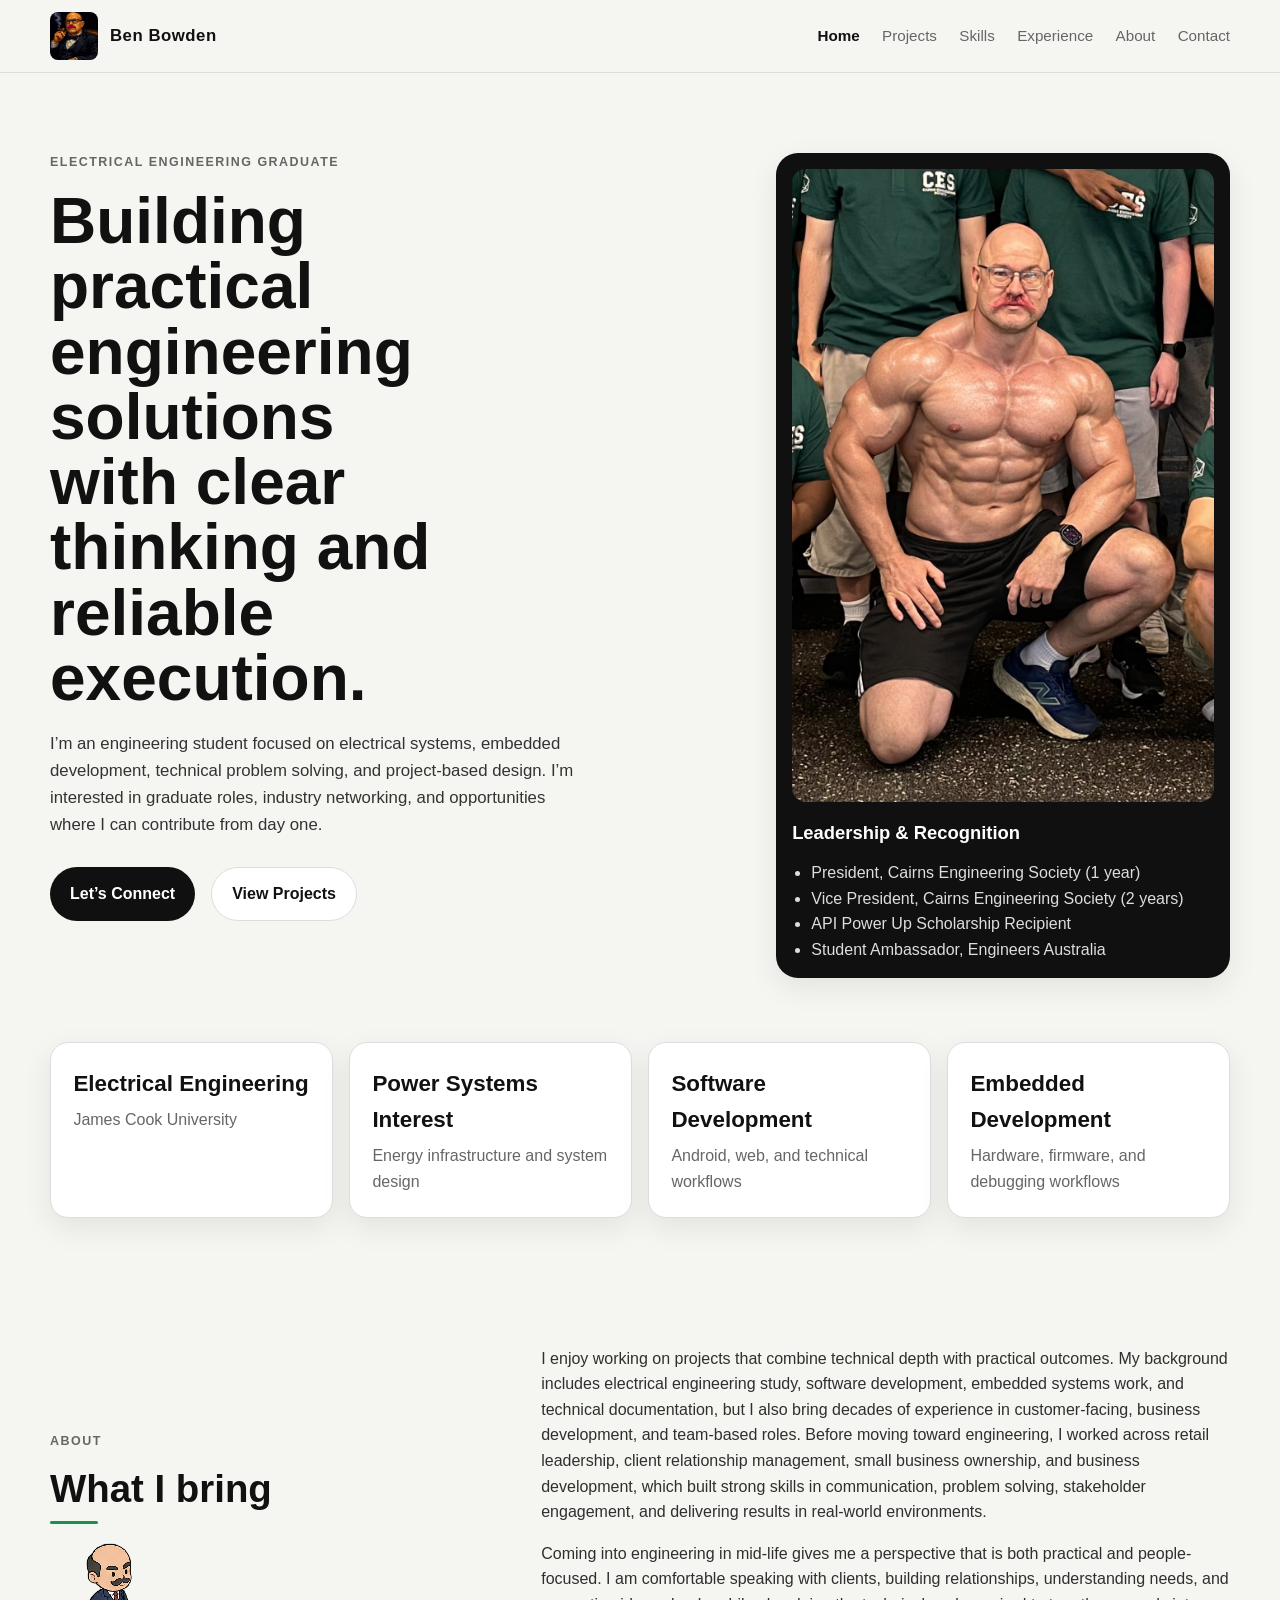
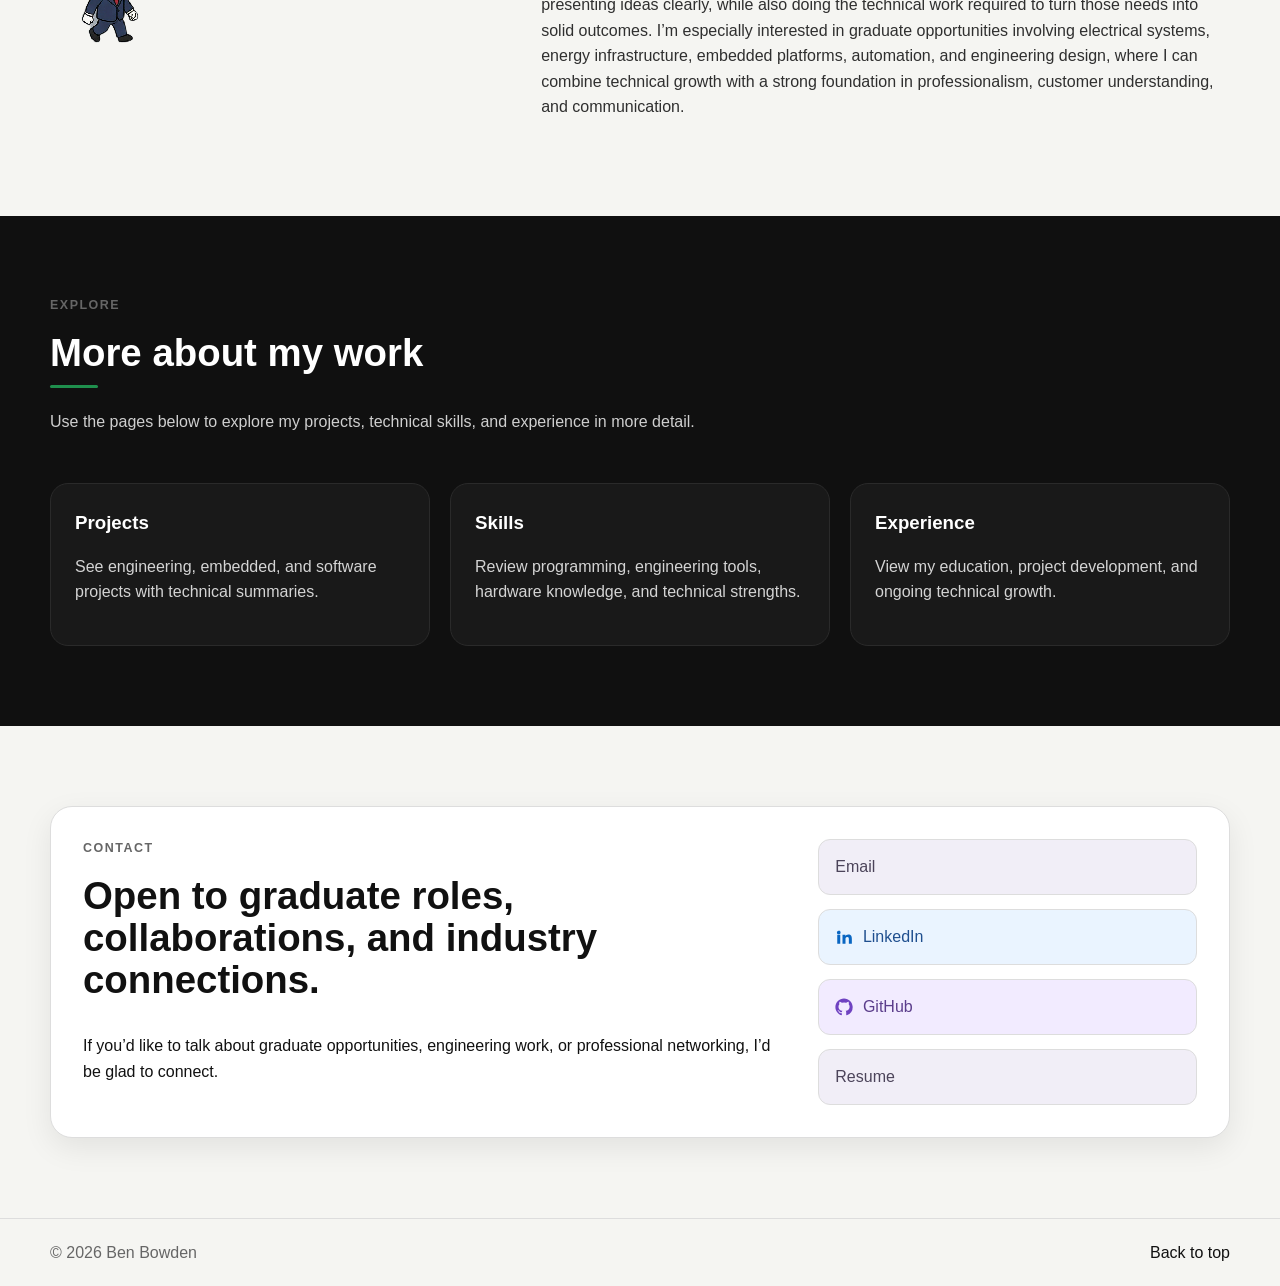
<file: index.html>
<!DOCTYPE html>
<html lang="en">

<head>
    <meta charset="UTF-8">
    <meta name="viewport" content="width=device-width, initial-scale=1.0">
    <title>Ben Bowden | Electrical Engineering Graduate</title>
    <meta name="description"
        content="Electrical engineering graduate portfolio for networking, self-promotion, and graduate opportunities.">
    <link rel="stylesheet" href="style/style.css">
</head>

<body>
    <header class="site-header">
        <div class="container header-inner">
            <a href="index.html" class="logo">
                <img src="images/retro-pixel-man-with-cigar.png" alt="Retro pixel portrait logo">
                <span>Ben Bowden</span>
            </a>

            <button class="menu-toggle" aria-label="Open navigation" aria-expanded="false">
                <span></span>
                <span></span>
                <span></span>
            </button>

            <nav class="site-nav">
                <a href="index.html" class="active">Home</a>
                <a href="projects.html">Projects</a>
                <a href="skills.html">Skills</a>
                <a href="experience.html">Experience</a>
                <a href="index.html#about">About</a>
                <a href="index.html#contact">Contact</a>
            </nav>
        </div>
    </header>

    <main>
        <section class="hero">
            <div class="container hero-grid">
                <div class="hero-copy">
                    <p class="eyebrow">Electrical Engineering Graduate</p>
                    <h1>Building practical engineering solutions with clear thinking and reliable execution.</h1>
                    <p class="hero-text">
                        I’m an engineering student focused on electrical systems, embedded development,
                        technical problem solving, and project-based design. I’m interested in graduate
                        roles, industry networking, and opportunities where I can contribute from day one.
                    </p>

                    <div class="hero-actions">
                        <a class="btn btn-primary" href="index.html#contact">Let’s Connect</a>
                        <a class="btn btn-secondary" href="projects.html">View Projects</a>
                    </div>
                </div>

                <aside class="hero-card">
                    <img src="images/president_CES.jpg" alt="Portrait of Ben Bowden">
                    <div class="hero-card-content">
                        <h2>Leadership & Recognition</h2>
                        <ul>
                            <li>President, Cairns Engineering Society (1 year)</li>
                            <li>Vice President, Cairns Engineering Society (2 years)</li>
                            <li>API Power Up Scholarship Recipient</li>
                            <li>Student Ambassador, Engineers Australia</li>
                        </ul>
                    </div>
                </aside>
            </div>
        </section>

        <section class="proof-strip">
            <div class="container proof-grid">
                <article class="proof-item">
                    <h2>Electrical Engineering</h2>
                    <p>James Cook University</p>
                </article>

                <article class="proof-item">
                    <h2>Power Systems Interest</h2>
                    <p>Energy infrastructure and system design</p>
                </article>


                <article class="proof-item">
                    <h2>Software Development</h2>
                    <p>Android, web, and technical workflows</p>
                </article>

                <article class="proof-item">
                    <h2>Embedded Development</h2>
                    <p>Hardware, firmware, and debugging workflows</p>
                </article>
            </div>
        </section>

        <section id="about" class="section">
            <div class="container section-grid">
                <div class="section-heading">
                    <p class="eyebrow">About</p>
                    <h2>What I bring</h2>
                    <div class="sprite" id="businessman"></div>
                </div>

                <div class="section-content">
                    <p>
                        I enjoy working on projects that combine technical depth with practical outcomes.
                        My background includes electrical engineering study, software development, embedded
                        systems work, and technical documentation, but I also bring decades of experience
                        in customer-facing, business development, and team-based roles. Before moving toward
                        engineering, I worked across retail leadership, client relationship management, small
                        business ownership, and business development, which built strong skills in
                        communication, problem solving, stakeholder engagement, and delivering results in
                        real-world environments.
                    </p>
                    <p>
                        Coming into engineering in mid-life gives me a perspective that is both practical and
                        people-focused. I am comfortable speaking with clients, building relationships, understanding
                        needs, and presenting ideas clearly, while also doing the technical work required to turn those
                        needs
                        into solid outcomes. I’m especially interested in graduate opportunities involving electrical
                        systems, energy infrastructure, embedded platforms, automation, and engineering design, where I
                        can
                        combine technical growth with a strong foundation in professionalism, customer understanding,
                        and
                        communication.
                    </p>
                </div>
            </div>
        </section>

        <section class="section section-dark">
            <div class="container">
                <div class="section-heading section-heading-wide">
                    <p class="eyebrow">Explore</p>
                    <h2>More about my work</h2>
                    <p>
                        Use the pages below to explore my projects, technical skills, and experience in more detail.
                    </p>
                </div>

                <div class="card-grid">
                    <article class="value-card">
                        <h3><a href="projects.html">Projects</a></h3>
                        <p>See engineering, embedded, and software projects with technical summaries.</p>
                    </article>

                    <article class="value-card">
                        <h3><a href="skills.html">Skills</a></h3>
                        <p>Review programming, engineering tools, hardware knowledge, and technical strengths.</p>
                    </article>

                    <article class="value-card">
                        <h3><a href="experience.html">Experience</a></h3>
                        <p>View my education, project development, and ongoing technical growth.</p>
                    </article>
                </div>
            </div>
        </section>

        <section id="contact" class="section">
            <div class="container contact-panel">
                <div>
                    <p class="eyebrow">Contact</p>
                    <h2>Open to graduate roles, collaborations, and industry connections.</h2>
                    <p>
                        If you’d like to talk about graduate opportunities, engineering work,
                        or professional networking, I’d be glad to connect.
                    </p>
                </div>

                <div class="contact-links">
                    <a class="email-link" href="mailto:ben.bowden1979@gmail.com">
                        <span>Email</span>
                    </a>

                    <a class="linkedin-link" href="https://www.linkedin.com/in/benjamin-bowden-7082ab250/"
                        target="_blank" rel="noopener noreferrer" aria-label="LinkedIn profile">
                        <svg viewBox="0 0 24 24" width="18" height="18" aria-hidden="true">
                            <path
                                d="M4.98 3.5A2.48 2.48 0 1 0 5 8.46a2.48 2.48 0 0 0-.02-4.96ZM3 9h4v12H3V9Zm7 0h3.83v1.64h.05c.53-1.01 1.84-2.08 3.79-2.08 4.05 0 4.8 2.5 4.8 5.75V21h-4v-5.9c0-1.4-.03-3.2-2.08-3.2-2.08 0-2.4 1.5-2.4 3.1V21h-4V9Z" />
                        </svg>
                        <span>LinkedIn</span>
                    </a>

                    <a class="github-link" href="https://github.com/BowdenBen" target="_blank" rel="noopener noreferrer"
                        aria-label="GitHub profile">
                        <svg viewBox="0 0 24 24" width="18" height="18" aria-hidden="true">
                            <path
                                d="M12 .5C5.65.5.5 5.66.5 12.02c0 5.08 3.29 9.38 7.86 10.9.58.1.79-.25.79-.56v-2.17c-3.2.7-3.88-1.36-3.88-1.36-.52-1.34-1.28-1.7-1.28-1.7-1.05-.72.08-.7.08-.7 1.16.08 1.77 1.2 1.77 1.2 1.03 1.77 2.7 1.26 3.36.96.1-.75.4-1.26.72-1.55-2.55-.29-5.24-1.29-5.24-5.72 0-1.26.45-2.28 1.18-3.08-.12-.29-.51-1.47.11-3.06 0 0 .97-.31 3.19 1.18a10.96 10.96 0 0 1 5.8 0c2.22-1.5 3.19-1.18 3.19-1.18.62 1.59.23 2.77.11 3.06.73.8 1.18 1.82 1.18 3.08 0 4.44-2.69 5.43-5.26 5.72.42.36.78 1.06.78 2.14v3.18c0 .31.21.67.8.56a11.53 11.53 0 0 0 7.85-10.9C23.5 5.66 18.34.5 12 .5Z" />
                        </svg>
                        <span>GitHub</span>
                    </a>

                    <a class="resume-link" href="files/benjamin-bowden-cv-2025.pdf" id="open-resume" target="_blank"
                        rel="noopener noreferrer">
                        <span>Resume</span>
                    </a>
                </div>
            </div>
        </section>
    </main>

    <footer class="site-footer">
        <div class="container footer-inner">
            <p>&copy; 2026 Ben Bowden</p>
            <a href="index.html">Back to top</a>
        </div>
    </footer>

    <div class="resume-modal" id="resume-modal" aria-hidden="true">
        <div class="resume-modal-backdrop" id="resume-backdrop"></div>

        <div class="resume-modal-content" role="dialog" aria-modal="true" aria-labelledby="resume-modal-title">
            <div class="resume-modal-header">
                <h2 id="resume-modal-title">My Resume</h2>

                <div class="resume-modal-actions">
                    <a href="files/benjamin-bowden-cv-2025.pdf" download class="resume-download-btn">
                        Download PDF
                    </a>
                    <button type="button" class="resume-close-btn" id="close-resume" aria-label="Close resume preview">
                        ×
                    </button>
                </div>
            </div>

            <div class="resume-modal-body">
                <iframe src="files/benjamin-bowden-cv-2025.pdf" title="Resume PDF preview">
                </iframe>
            </div>
        </div>
    </div>

    <script src="js/script.js"></script>
</body>

</html>
</file>
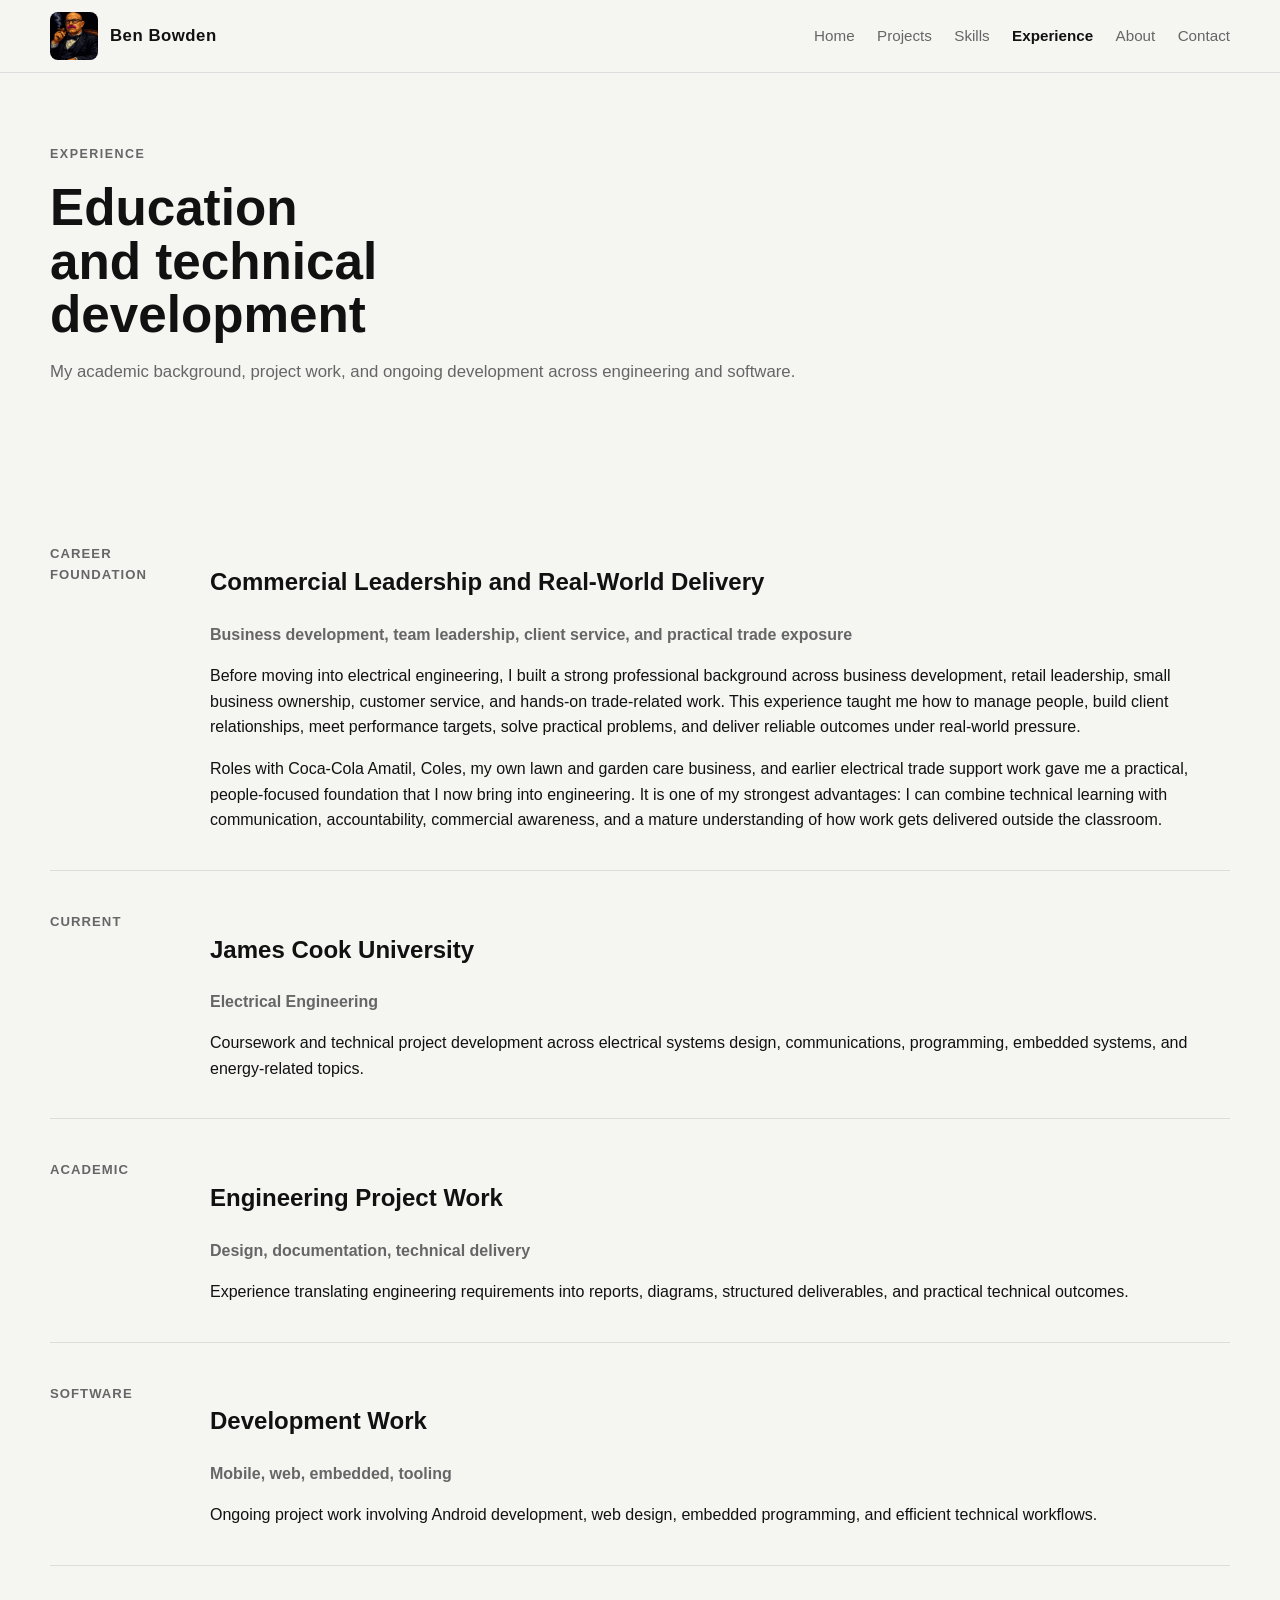
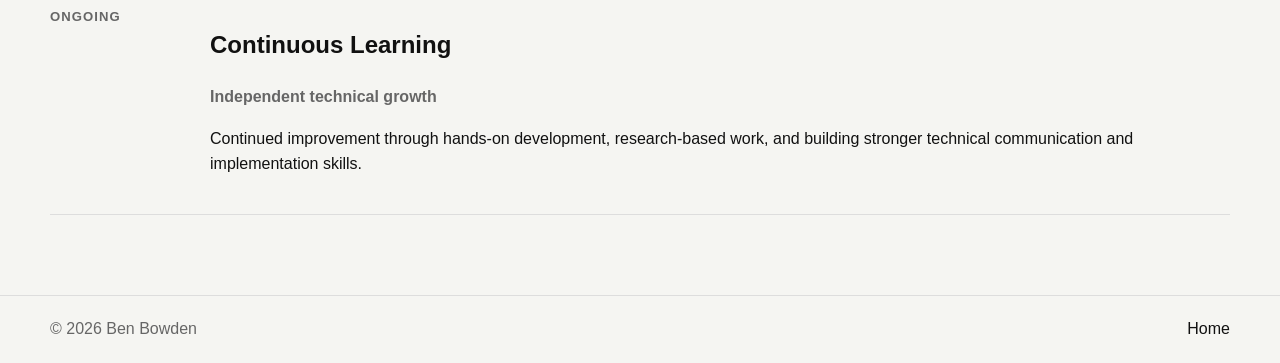
<file: experience.html>
<!DOCTYPE html>
<html lang="en">

<head>
    <meta charset="UTF-8">
    <meta name="viewport" content="width=device-width, initial-scale=1.0">
    <title>Experience | Ben Bowden</title>
    <meta name="description" content="Education, project experience, and ongoing technical development of Ben Bowden.">
    <link rel="stylesheet" href="style/style.css">
</head>

<body>
    <header class="site-header">
        <div class="container header-inner">
            <a href="index.html" class="logo">
                <img src="images/retro-pixel-man-with-cigar.png" alt="Retro pixel portrait logo">
                <span>Ben Bowden</span>
            </a>

            <button class="menu-toggle" aria-label="Open navigation" aria-expanded="false">
                <span></span>
                <span></span>
                <span></span>
            </button>

            <nav class="site-nav">
                <a href="index.html">Home</a>
                <a href="projects.html">Projects</a>
                <a href="skills.html">Skills</a>
                <a href="experience.html" class="active">Experience</a>
                <a href="index.html#about">About</a>
                <a href="index.html#contact">Contact</a>
            </nav>
        </div>
    </header>

    <main>
        <section class="page-hero">
            <div class="container">
                <p class="eyebrow">Experience</p>
                <h1>Education and technical development</h1>
                <p class="page-intro">
                    My academic background, project work, and ongoing development across engineering and software.
                </p>
            </div>
        </section>

        <section class="section">
            <div class="container timeline">

                <article class="timeline-item">
                    <div class="timeline-date">Career Foundation</div>
                    <div class="timeline-content">
                        <h2>Commercial Leadership and Real-World Delivery</h2>
                        <p class="timeline-subtitle">Business development, team leadership, client service, and
                            practical trade exposure</p>
                        <p>
                            Before moving into electrical engineering, I built a strong professional background across
                            business development, retail leadership, small business ownership, customer service, and
                            hands-on trade-related work. This experience taught me how to manage people, build client
                            relationships, meet performance targets, solve practical problems, and deliver reliable
                            outcomes under real-world pressure.
                        </p>
                        <p>
                            Roles with Coca-Cola Amatil, Coles, my own lawn and garden care business, and earlier
                            electrical trade support work gave me a practical, people-focused foundation that I now
                            bring
                            into engineering. It is one of my strongest advantages: I can combine technical learning
                            with
                            communication, accountability, commercial awareness, and a mature understanding of how work
                            gets delivered outside the classroom.
                        </p>
                    </div>
                </article>
                
                <article class="timeline-item">
                    <div class="timeline-date">Current</div>
                    <div class="timeline-content">
                        <h2>James Cook University</h2>
                        <p class="timeline-subtitle">Electrical Engineering</p>
                        <p>
                            Coursework and technical project development across electrical systems design,
                            communications, programming, embedded systems, and energy-related topics.
                        </p>
                    </div>
                </article>

                <article class="timeline-item">
                    <div class="timeline-date">Academic</div>
                    <div class="timeline-content">
                        <h2>Engineering Project Work</h2>
                        <p class="timeline-subtitle">Design, documentation, technical delivery</p>
                        <p>
                            Experience translating engineering requirements into reports, diagrams,
                            structured deliverables, and practical technical outcomes.
                        </p>
                    </div>
                </article>

                <article class="timeline-item">
                    <div class="timeline-date">Software</div>
                    <div class="timeline-content">
                        <h2>Development Work</h2>
                        <p class="timeline-subtitle">Mobile, web, embedded, tooling</p>
                        <p>
                            Ongoing project work involving Android development, web design,
                            embedded programming, and efficient technical workflows.
                        </p>
                    </div>
                </article>

                <article class="timeline-item">
                    <div class="timeline-date">Ongoing</div>
                    <div class="timeline-content">
                        <h2>Continuous Learning</h2>
                        <p class="timeline-subtitle">Independent technical growth</p>
                        <p>
                            Continued improvement through hands-on development, research-based work,
                            and building stronger technical communication and implementation skills.
                        </p>
                    </div>
                </article>
            </div>
        </section>
    </main>

    <footer class="site-footer">
        <div class="container footer-inner">
            <p>&copy; 2026 Ben Bowden</p>
            <a href="index.html">Home</a>
        </div>
    </footer>

    <script src="js/script.js"></script>
</body>

</html>
</file>
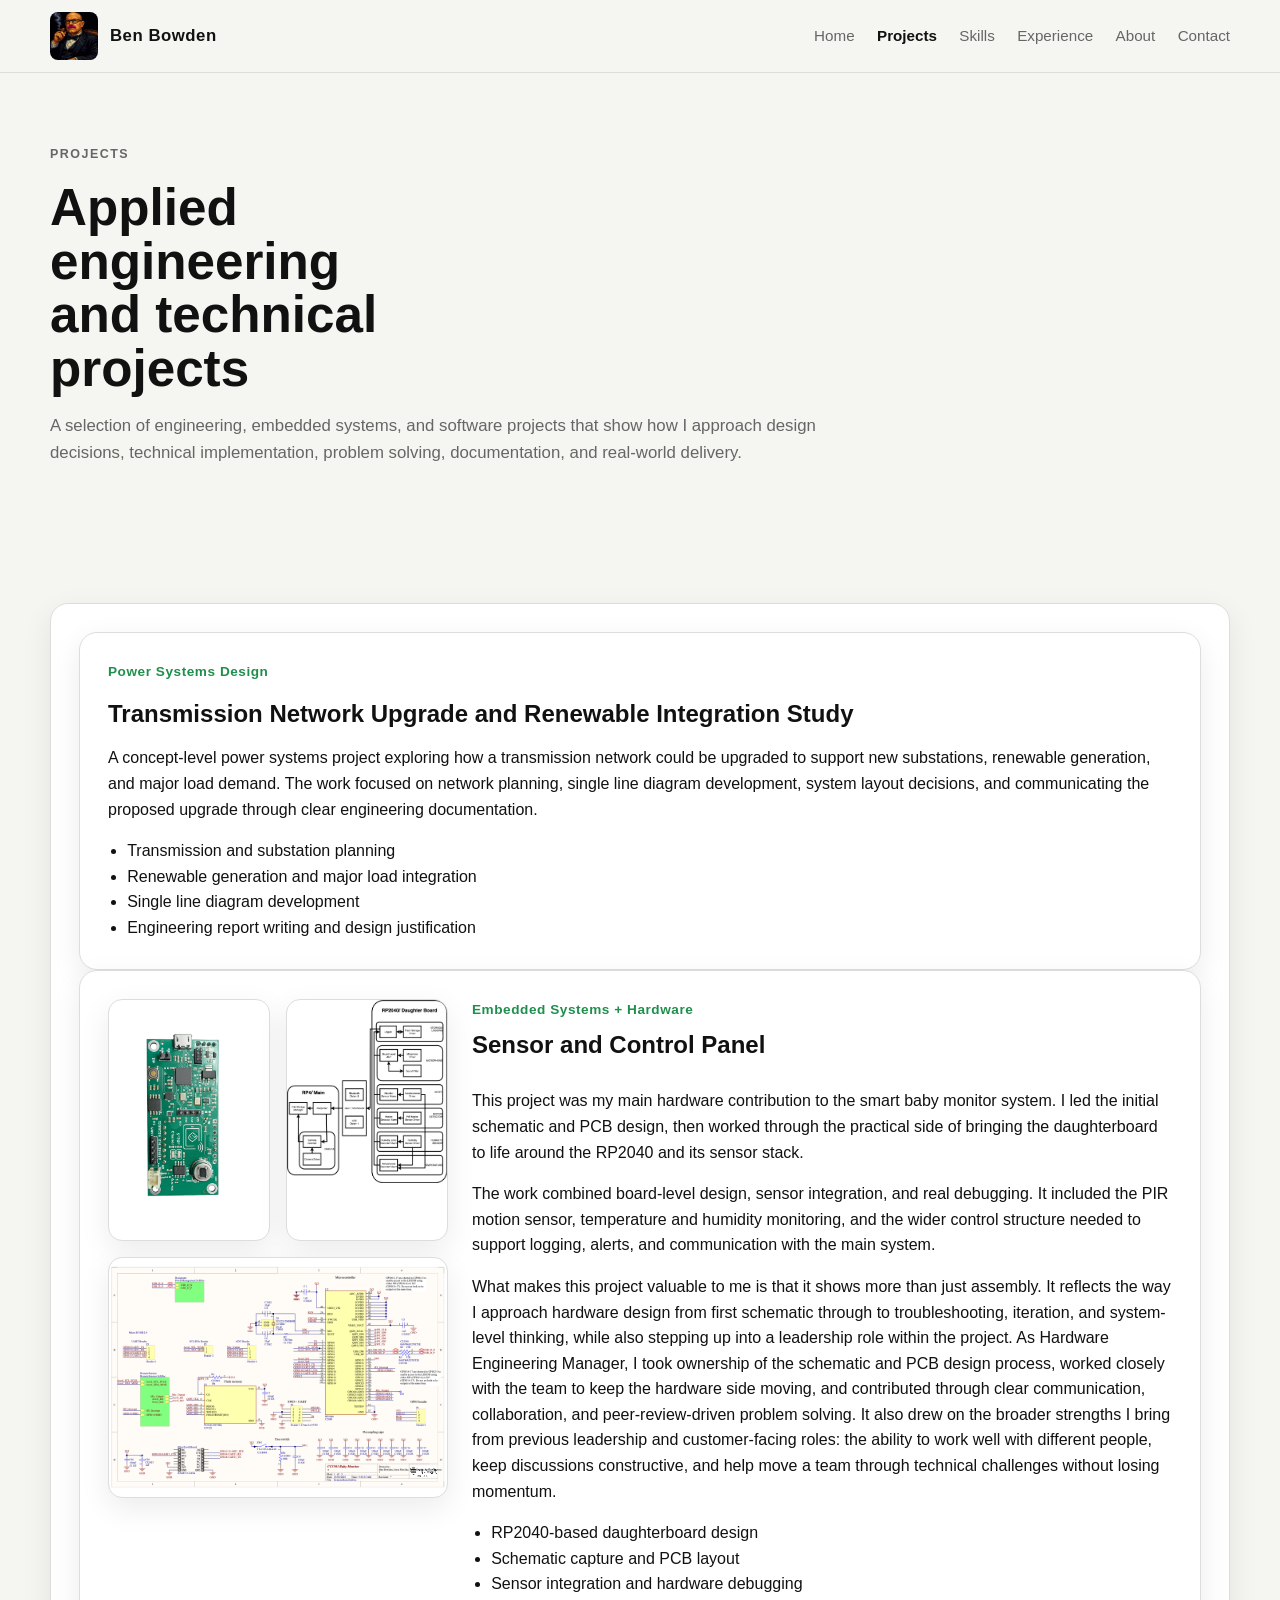
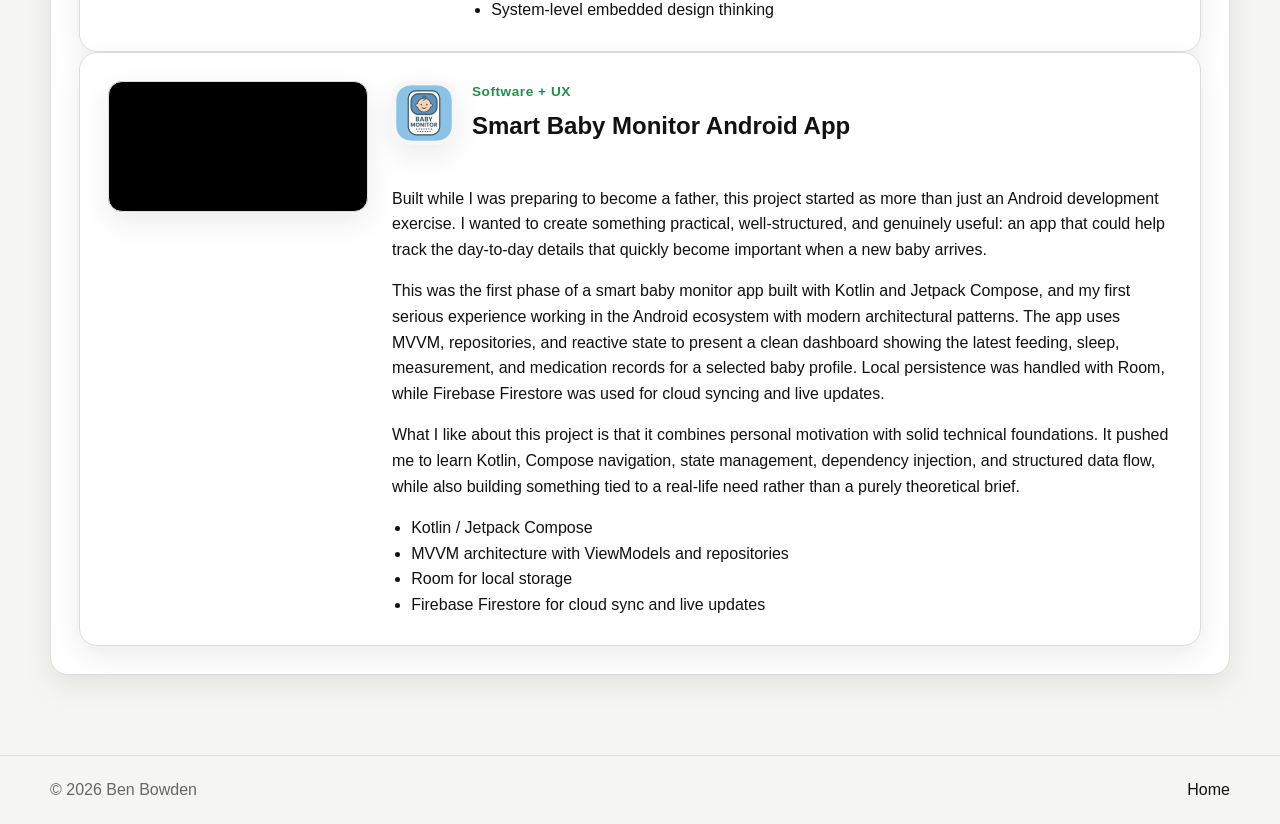
<file: projects.html>
<!DOCTYPE html>
<html lang="en">

<head>
    <meta charset="UTF-8">
    <meta name="viewport" content="width=device-width, initial-scale=1.0">
    <title>Projects | Ben Bowden</title>
    <meta name="description"
        content="Projects by Ben Bowden, including electrical engineering, embedded systems, and software development work.">
    <link rel="stylesheet" href="style/style.css">
</head>

<body>
    <header class="site-header">
        <div class="container header-inner">
            <a href="index.html" class="logo">
                <img src="images/retro-pixel-man-with-cigar.png" alt="Retro pixel portrait logo">
                <span>Ben Bowden</span>
            </a>

            <button class="menu-toggle" aria-label="Open navigation" aria-expanded="false">
                <span></span>
                <span></span>
                <span></span>
            </button>

            <nav class="site-nav">
                <a href="index.html">Home</a>
                <a href="projects.html" class="active">Projects</a>
                <a href="skills.html">Skills</a>
                <a href="experience.html">Experience</a>
                <a href="index.html#about">About</a>
                <a href="index.html#contact">Contact</a>
            </nav>
        </div>
    </header>

    <main>
        <section class="page-hero">
            <div class="container">
                <p class="eyebrow">Projects</p>
                <h1>Applied engineering and technical projects</h1>
                <p class="page-intro">
                    A selection of engineering, embedded systems, and software projects that show how I approach
                    design decisions, technical implementation, problem solving, documentation, and real-world delivery.
                </p>
            </div>
        </section>

        <section class="section">
            <div class="container project-list">
                <article class="project-full">
                    <article class="project-full">
                        <p class="card-tag">Power Systems Design</p>
                        <h2>Transmission Network Upgrade and Renewable Integration Study</h2>
                        <p>
                            A concept-level power systems project exploring how a transmission network could be upgraded
                            to support new substations, renewable generation, and major load demand. The work focused on
                            network planning, single line diagram development, system layout decisions, and
                            communicating
                            the proposed upgrade through clear engineering documentation.
                        </p>
                        <ul>
                            <li>Transmission and substation planning</li>
                            <li>Renewable generation and major load integration</li>
                            <li>Single line diagram development</li>
                            <li>Engineering report writing and design justification</li>
                        </ul>
                    </article>

                    <article class="project-full">
                        <div class="project-layout project-layout-hardware">
                            <div class="project-header">
                                <p class="card-tag">Embedded Systems + Hardware</p>
                                <h2>Sensor and Control Panel</h2>
                            </div>

                            <div class="project-media">
                                <div class="project-image-grid">
                                    <figure class="project-image-card">
                                        <img src="images/baby_monitor_edge_computer.png"
                                            alt="Baby monitor daughterboard PCB">
                                    </figure>

                                    <figure class="project-image-card">
                                        <img src="images/wireframe_baby_monitor.png"
                                            alt="Baby monitor system wireframe">
                                    </figure>

                                    <figure class="project-image-card project-image-card-wide">
                                        <img src="images/Schematic_rPI.png" alt="Baby monitor schematic">
                                    </figure>
                                </div>
                            </div>

                            <div class="project-body">
                                <p>
                                    This project was my main hardware contribution to the smart baby monitor system.
                                    I led the initial schematic and PCB design, then worked through the practical side
                                    of bringing the daughterboard to life around the RP2040 and its sensor stack.
                                </p>

                                <p>
                                    The work combined board-level design, sensor integration, and real debugging. It
                                    included the PIR motion sensor, temperature and humidity monitoring, and the wider
                                    control structure needed to support logging, alerts, and communication with the main
                                    system.
                                </p>

                                <p>
                                    What makes this project valuable to me is that it shows more than just assembly. It
                                    reflects the way I approach hardware design from first schematic through to
                                    troubleshooting, iteration, and system-level thinking, while also stepping up into a
                                    leadership role within the project. As Hardware Engineering Manager, I took
                                    ownership of
                                    the schematic and PCB design process, worked closely with the team to keep the
                                    hardware
                                    side moving, and contributed through clear communication, collaboration, and
                                    peer-review-driven problem solving. It also drew on the broader strengths I bring
                                    from
                                    previous leadership and customer-facing roles: the ability to work well with
                                    different
                                    people, keep discussions constructive, and help move a team through technical
                                    challenges
                                    without losing momentum.
                                </p>

                                <ul>
                                    <li>RP2040-based daughterboard design</li>
                                    <li>Schematic capture and PCB layout</li>
                                    <li>Sensor integration and hardware debugging</li>
                                    <li>System-level embedded design thinking</li>
                                </ul>
                            </div>
                        </div>
                    </article>

                    <article class="project-full">
                        <div class="project-layout project-layout-app">
                            <div class="project-header">
                                <div class="project-title-row">
                                    <img src="images/bm-adaptive-android-icon.png" alt="Smart Baby Monitor app icon"
                                        class="project-app-icon">
                                    <div>
                                        <p class="card-tag">Software + UX</p>
                                        <h2>Smart Baby Monitor Android App</h2>
                                    </div>
                                </div>
                            </div>

                            <div class="project-media">
                                <div class="project-video project-video-vertical">
                                    <video autoplay muted loop playsinline preload="metadata">
                                        <source src="video/smart_baby_app.mp4" type="video/mp4">
                                        Your browser does not support the video tag.
                                    </video>
                                </div>
                            </div>

                            <div class="project-body">
                                <p>
                                    Built while I was preparing to become a father, this project started as more than
                                    just
                                    an Android development exercise. I wanted to create something practical,
                                    well-structured,
                                    and genuinely useful: an app that could help track the day-to-day details that
                                    quickly
                                    become important when a new baby arrives.
                                </p>

                                <p>
                                    This was the first phase of a smart baby monitor app built with Kotlin and Jetpack
                                    Compose, and my first serious experience working in the Android ecosystem with
                                    modern
                                    architectural patterns. The app uses MVVM, repositories, and reactive state to
                                    present
                                    a clean dashboard showing the latest feeding, sleep, measurement, and medication
                                    records
                                    for a selected baby profile. Local persistence was handled with Room, while Firebase
                                    Firestore was used for cloud syncing and live updates.
                                </p>

                                <p>
                                    What I like about this project is that it combines personal motivation with solid
                                    technical foundations. It pushed me to learn Kotlin, Compose navigation, state
                                    management, dependency injection, and structured data flow, while also building
                                    something tied to a real-life need rather than a purely theoretical brief.
                                </p>

                                <ul>
                                    <li>Kotlin / Jetpack Compose</li>
                                    <li>MVVM architecture with ViewModels and repositories</li>
                                    <li>Room for local storage</li>
                                    <li>Firebase Firestore for cloud sync and live updates</li>
                                </ul>
                            </div>
                        </div>
                    </article>
            </div>
        </section>
    </main>

    <footer class="site-footer">
        <div class="container footer-inner">
            <p>&copy; 2026 Ben Bowden</p>
            <a href="index.html">Home</a>
        </div>
    </footer>

    <script src="js/script.js"></script>
</body>

</html>
</file>
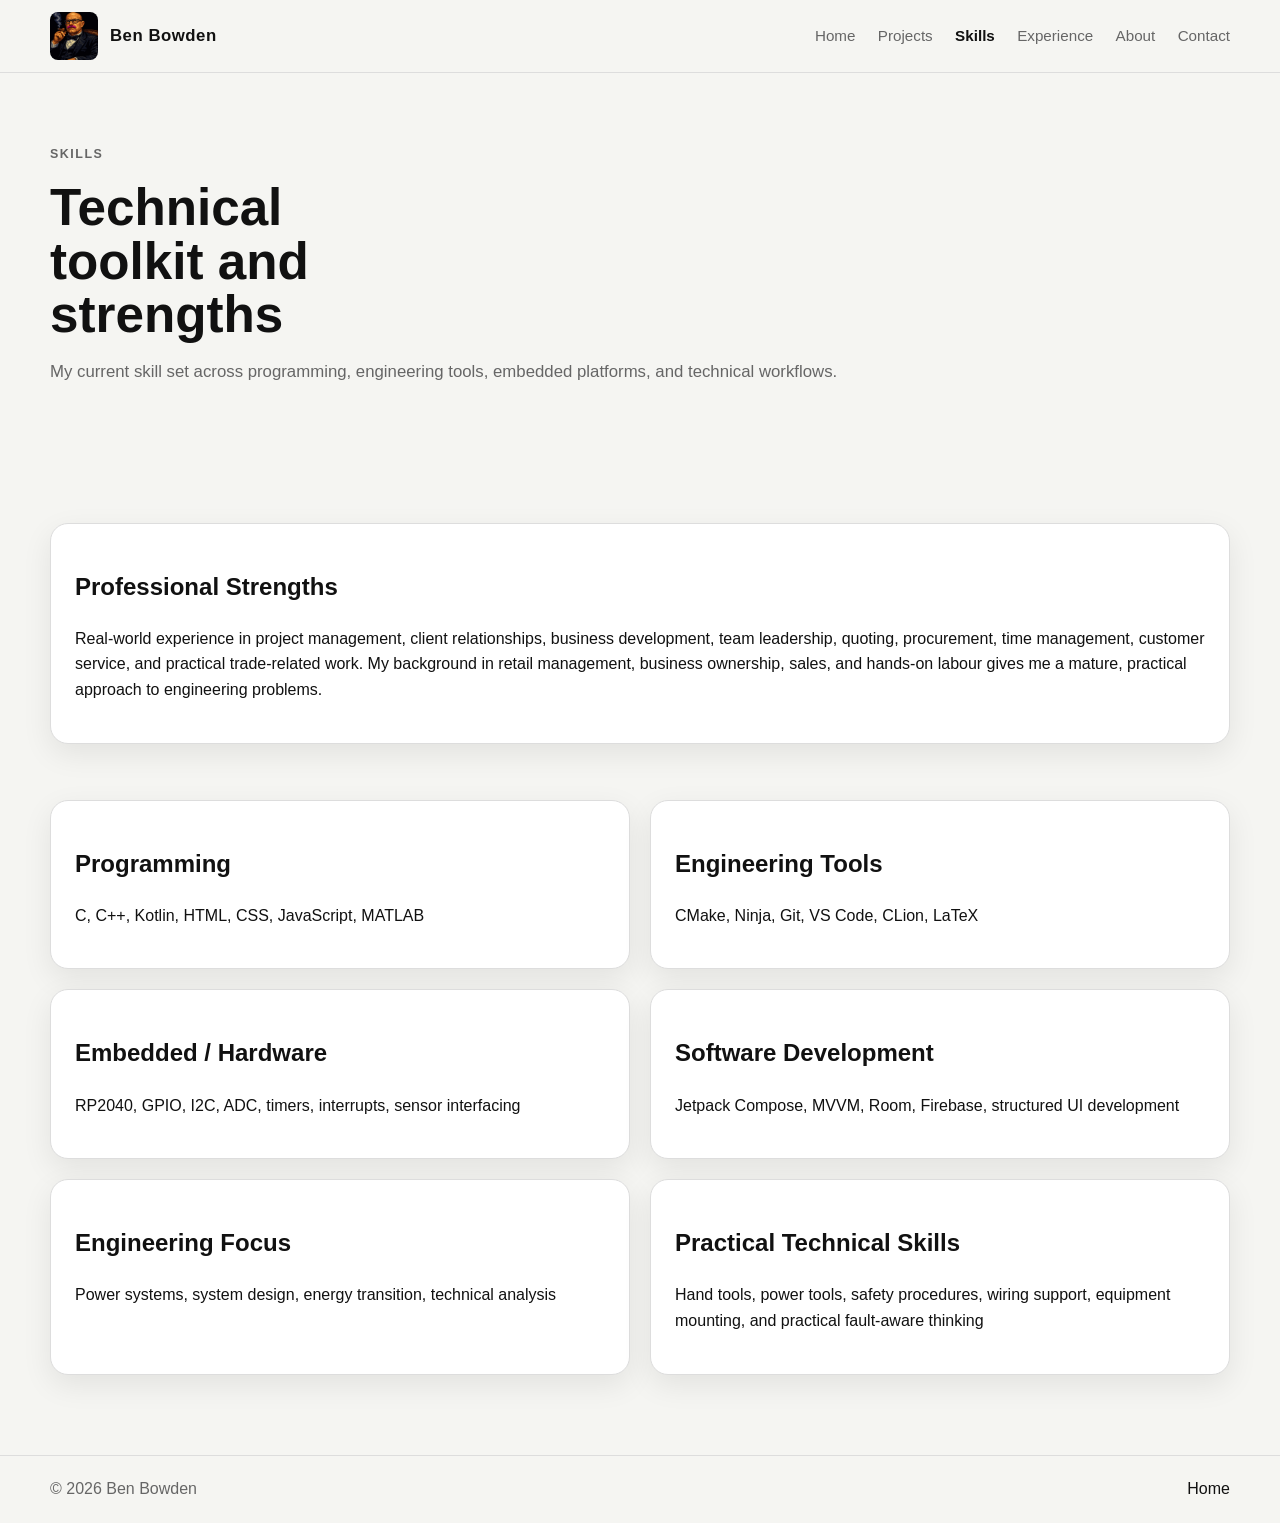
<file: skills.html>
<!DOCTYPE html>
<html lang="en">

<head>
    <meta charset="UTF-8">
    <meta name="viewport" content="width=device-width, initial-scale=1.0">
    <title>Skills | Ben Bowden</title>
    <meta name="description" content="Technical skills, tools, and engineering strengths of Ben Bowden.">
    <link rel="stylesheet" href="style/style.css">
</head>

<body>
    <header class="site-header">
        <div class="container header-inner">
            <a href="index.html" class="logo">
                <img src="images/retro-pixel-man-with-cigar.png" alt="Retro pixel portrait logo">
                <span>Ben Bowden</span>
            </a>

            <button class="menu-toggle" aria-label="Open navigation" aria-expanded="false">
                <span></span>
                <span></span>
                <span></span>
            </button>

            <nav class="site-nav">
                <a href="index.html">Home</a>
                <a href="projects.html">Projects</a>
                <a href="skills.html" class="active">Skills</a>
                <a href="experience.html">Experience</a>
                <a href="index.html#about">About</a>
                <a href="index.html#contact">Contact</a>
            </nav>
        </div>
    </header>

    <main>
        <section class="page-hero">
            <div class="container">
                <p class="eyebrow">Skills</p>
                <h1>Technical toolkit and strengths</h1>
                <p class="page-intro">
                    My current skill set across programming, engineering tools, embedded platforms,
                    and technical workflows.
                </p>
            </div>
        </section>

        <section class="section">
            <div class="container">
                <article class="info-card featured-skill">
                    <h2>Professional Strengths</h2>
                    <p>
                        Real-world experience in project management, client relationships, business development,
                        team leadership, quoting, procurement, time management, customer service, and practical
                        trade-related work. My background in retail management, business ownership, sales, and
                        hands-on labour gives me a mature, practical approach to engineering problems.
                    </p>
                </article>

                <div class="skills-grid">
                    <article class="info-card">
                        <h2>Programming</h2>
                        <p>C, C++, Kotlin, HTML, CSS, JavaScript, MATLAB</p>
                    </article>

                    <article class="info-card">
                        <h2>Engineering Tools</h2>
                        <p>CMake, Ninja, Git, VS Code, CLion, LaTeX</p>
                    </article>

                    <article class="info-card">
                        <h2>Embedded / Hardware</h2>
                        <p>RP2040, GPIO, I2C, ADC, timers, interrupts, sensor interfacing</p>
                    </article>

                    <article class="info-card">
                        <h2>Software Development</h2>
                        <p>Jetpack Compose, MVVM, Room, Firebase, structured UI development</p>
                    </article>

                    <article class="info-card">
                        <h2>Engineering Focus</h2>
                        <p>Power systems, system design, energy transition, technical analysis</p>
                    </article>

                    <article class="info-card">
                        <h2>Practical Technical Skills</h2>
                        <p>Hand tools, power tools, safety procedures, wiring support, equipment mounting, and practical
                            fault-aware thinking</p>
                    </article>
                </div>
            </div>
        </section>
    </main>

    <footer class="site-footer">
        <div class="container footer-inner">
            <p>&copy; 2026 Ben Bowden</p>
            <a href="index.html">Home</a>
        </div>
    </footer>

    <script src="js/script.js"></script>
</body>

</html>
</file>
<file: style/style.css>
/* =========================================================
   1. ROOT VARIABLES
========================================================= */
:root {
    --bg: #f5f5f2;
    --surface: #ffffff;
    --text: #111111;
    --muted: #666666;
    --line: #dddddd;
    --dark: #101010;
    --accent: #1f8f4d;

    --max-width: 1180px;
    --radius: 18px;
    --shadow: 0 10px 30px rgba(0, 0, 0, 0.08);
    --transition: 0.25s ease;
}

/* =========================================================
   2. RESET / BASE
========================================================= */
* {
    box-sizing: border-box;
}

html {
    scroll-behavior: smooth;
}

body {
    margin: 0;
    font-family: Arial, Helvetica, sans-serif;
    background: var(--bg);
    color: var(--text);
    line-height: 1.6;
    min-height: 100vh;
    display: flex;
    flex-direction: column;
}

main {
    flex: 1;
}

img {
    display: block;
    width: 100%;
    height: auto;
    border-radius: 14px;
}

a {
    color: inherit;
    text-decoration: none;
}

/* =========================================================
   3. LAYOUT UTILITIES
========================================================= */
.container {
    width: min(100% - 2rem, var(--max-width));
    margin: 0 auto;
}

.section {
    padding: 5rem 0;
}

.section-dark {
    background: var(--dark);
    color: #ffffff;
}

.section-border-top {
    border-top: 1px solid var(--line);
}

.section-grid {
    display: grid;
    grid-template-columns: 0.8fr 1.2fr;
    gap: 2rem;
}

.section-heading {
    display: flex;
    flex-direction: column;
    justify-content: center;
}

.section-heading h2 {
    position: relative;
    display: inline-block;
    margin: 0;
    padding-bottom: 0.35rem;
    font-size: clamp(1.8rem, 3vw, 3rem);
    line-height: 1.1;
}

.section-heading h2::after {
    content: "";
    display: block;
    width: 48px;
    height: 3px;
    margin-top: 0.65rem;
    background: var(--accent);
    border-radius: 999px;
}

.section-heading-wide {
    margin-bottom: 2rem;
    max-width: 58rem;
}

.section-heading-wide p:last-child {
    color: #cfcfcf;
}

.section:not(.section-dark) .section-heading-wide p:last-child {
    color: var(--muted);
}

.section-content p {
    margin-top: 0;
    color: #2f2f2f;
}

.eyebrow {
    margin: 0 0 1rem;
    color: var(--muted);
    font-size: 0.78rem;
    font-weight: 700;
    text-transform: uppercase;
    letter-spacing: 0.12em;
}

/* =========================================================
   4. HEADER / NAVIGATION
========================================================= */
.site-header {
    position: sticky;
    top: 0;
    z-index: 1000;
    background: rgba(245, 245, 242, 0.92);
    backdrop-filter: blur(8px);
    border-bottom: 1px solid var(--line);
}

.header-inner {
    display: flex;
    align-items: center;
    justify-content: space-between;
    min-height: 72px;
    gap: 1rem;
}

.logo {
    display: inline-flex;
    align-items: center;
    gap: 0.75rem;
    color: var(--text);
    font-size: 1.05rem;
    font-weight: 700;
    letter-spacing: 0.03em;
}

.logo img {
    width: 48px;
    height: 48px;
    object-fit: contain;
    border-radius: 8px;
    display: block;
}

.logo span {
    line-height: 1;
}

.site-nav {
    display: flex;
    align-items: center;
    gap: 1.4rem;
}

.site-nav a {
    color: var(--muted);
    font-size: 0.95rem;
    transition: color var(--transition);
}

.site-nav a:hover,
.site-nav a.active {
    color: var(--text);
    font-weight: 700;
}

.menu-toggle {
    display: none;
    padding: 0;
    border: 0;
    background: transparent;
    cursor: pointer;
}

.menu-toggle span {
    display: block;
    width: 24px;
    height: 2px;
    margin: 5px 0;
    background: var(--text);
}

/* =========================================================
   5. HERO
========================================================= */
.hero {
    padding: 5rem 0 3rem;
}

.hero-grid {
    display: grid;
    grid-template-columns: 1.3fr 0.85fr;
    gap: 2rem;
    align-items: stretch;
}

.hero h1 {
    margin: 0 0 1.25rem;
    max-width: 12ch;
    font-size: clamp(2.4rem, 5vw, 5rem);
    line-height: 1.02;
}

.hero-text {
    margin-bottom: 1.75rem;
    max-width: 58ch;
    color: #333333;
    font-size: 1.05rem;
}

.hero-actions {
    display: flex;
    flex-wrap: wrap;
    gap: 1rem;
}

.btn {
    display: inline-flex;
    align-items: center;
    justify-content: center;
    min-height: 48px;
    padding: 0.85rem 1.25rem;
    border-radius: 999px;
    font-weight: 700;
    transition: transform var(--transition), background var(--transition), color var(--transition);
}

.btn:hover {
    transform: translateY(-2px);
}

.btn-primary {
    background: var(--dark);
    color: #ffffff;
}

.btn-primary:hover {
    background: #222222;
}

.btn-secondary {
    background: var(--surface);
    border: 1px solid var(--line);
}

.hero-card {
    display: flex;
    flex-direction: column;
    justify-content: space-between;
    gap: 1rem;
    padding: 1rem;
    background: var(--dark);
    color: #ffffff;
    border-radius: calc(var(--radius) + 4px);
    box-shadow: var(--shadow);
}

.hero-card img {
    min-height: 280px;
    object-fit: cover;
}

.hero-card-content h2 {
    margin: 0 0 0.8rem;
    font-size: 1.15rem;
}

.hero-card-content ul {
    margin: 0;
    padding-left: 1.2rem;
    color: #dddddd;
}

/* =========================================================
   6. PROOF STRIP
========================================================= */
.proof-strip {
    padding: 1rem 0 3rem;
}

.proof-grid {
    display: grid;
    grid-template-columns: repeat(4, 1fr);
    gap: 1rem;
}

.proof-item {
    padding: 1.4rem;
    background: var(--surface);
    border: 1px solid var(--line);
    border-radius: var(--radius);
    box-shadow: var(--shadow);
}

.proof-item h2 {
    margin: 0 0 0.35rem;
    font-size: 1.4rem;
}

.proof-item p {
    margin: 0;
    color: var(--muted);
}

/* =========================================================
   7. CARD GRIDS / CONTENT CARDS
========================================================= */
.card-grid {
    display: grid;
    grid-template-columns: repeat(3, 1fr);
    gap: 1.25rem;
}

.project-card,
.value-card,
.info-card {
    padding: 1.5rem;
    border-radius: var(--radius);
}

.project-card,
.value-card {
    background: #191919;
    border: 1px solid #2a2a2a;
}

.info-card {
    background: var(--surface);
    border: 1px solid var(--line);
    box-shadow: var(--shadow);
}

.project-card h3,
.value-card h3,
.info-card h3 {
    margin-top: 0;
    margin-bottom: 0.65rem;
}

.project-card p,
.value-card p {
    color: #d4d4d4;
}

.card-tag {
    margin: 0 0 0.75rem;
    color: var(--accent);
    font-size: 0.85rem;
    font-weight: 700;
    letter-spacing: 0.04em;
}

.project-card ul {
    margin: 1rem 0 0;
    padding-left: 1.15rem;
    color: #e9e9e9;
}

.value-card h3 a {
    color: inherit;
}

.value-card h3 a:hover {
    text-decoration: underline;
}

/* =========================================================
   8. SKILLS / TIMELINE
========================================================= */
.skills-grid {
    display: grid;
    grid-template-columns: repeat(2, 1fr);
    gap: 1.25rem;
}

.featured-skill {
    margin-bottom: 3.5rem;
}

.timeline {
    display: grid;
    gap: 1.2rem;
}

.timeline-item {
    display: grid;
    grid-template-columns: 140px 1fr;
    gap: 1.25rem;
    padding: 1.3rem 0;
    border-bottom: 1px solid var(--line);
}

.timeline-date {
    color: var(--muted);
    font-size: 0.82rem;
    font-weight: 700;
    text-transform: uppercase;
    letter-spacing: 0.08em;
}

.timeline-content h3 {
    margin: 0 0 0.25rem;
}

.timeline-subtitle {
    margin: 0 0 0.75rem;
    color: var(--muted);
    font-weight: 700;
}

/* =========================================================
   9. PAGE-SPECIFIC SECTIONS
========================================================= */
.page-hero {
    padding: 4.5rem 0 2.5rem;
}

.page-hero h1 {
    margin: 0 0 1rem;
    max-width: 12ch;
    font-size: clamp(2.2rem, 4vw, 4.2rem);
    line-height: 1.05;
}

.page-intro {
    max-width: 52rem;
    color: var(--muted);
    font-size: 1.05rem;
}

.project-list {
    display: grid;
    gap: 1.5rem;
}

.project-full {
    padding: 1.75rem;
    background: var(--surface);
    border: 1px solid var(--line);
    border-radius: var(--radius);
    box-shadow: var(--shadow);
}

.project-full h2 {
    margin-top: 0;
    margin-bottom: 0.75rem;
}

.project-full p {
    margin-top: 0;
}

.project-full ul {
    margin: 1rem 0 0;
    padding-left: 1.2rem;
}

/* =========================================================
   10. PROJECT PANELS - SHARED MEDIA STYLES
========================================================= */
.project-media {
    display: flex;
    justify-content: center;
}

.project-video {
    border: 1px solid var(--line);
    border-radius: 14px;
    overflow: hidden;
    background: #000000;
    box-shadow: var(--shadow);
}

.project-video video {
    display: block;
    width: 100%;
    height: auto;
}

.project-video-vertical {
    width: 100%;
    max-width: 260px;
}

.project-image-card {
    margin: 0;
    background: var(--surface);
    border: 1px solid var(--line);
    border-radius: 14px;
    overflow: hidden;
    box-shadow: var(--shadow);
}

.project-image-card img {
    display: block;
    width: 100%;
    height: auto;
    border-radius: 0;
}

/* =========================================================
   11. PROJECT PANEL - ANDROID APP
   Desktop: video left, heading/body right
   Mobile: heading first, then video, then body
========================================================= */
.project-layout-app {
    display: grid;
    grid-template-columns: 260px 1fr;
    grid-template-areas:
        "media header"
        "media body";
    gap: 1.5rem;
    align-items: start;
}

.project-layout-app .project-header {
    grid-area: header;
}

.project-layout-app .project-media {
    grid-area: media;
}

.project-layout-app .project-body {
    grid-area: body;
}

.project-layout-app .project-header h2 {
    margin: 0;
}

.project-layout-app .card-tag {
    margin-bottom: 0.3rem;
}

.project-title-row {
    display: flex;
    align-items: center;
    gap: 1rem;
    margin-bottom: 1rem;
}

.project-title-row h2 {
    margin: 0;
}

.project-app-icon {
    width: 64px;
    height: 64px;
    object-fit: cover;
    border-radius: 16px;
    flex-shrink: 0;
    box-shadow: var(--shadow);
}

/* =========================================================
   12. PROJECT PANEL - HARDWARE
   Desktop: images left, heading/body right
   Mobile: heading first, then images, then body
========================================================= */
.project-layout-hardware {
    display: grid;
    grid-template-columns: 340px 1fr;
    grid-template-areas:
        "media header"
        "media body";
    gap: 1.5rem;
    align-items: start;
}

.project-layout-hardware .project-header {
    grid-area: header;
}

.project-layout-hardware .project-media {
    grid-area: media;
}

.project-layout-hardware .project-body {
    grid-area: body;
}

.project-layout-hardware .project-header h2 {
    margin: 0;
}

.project-layout-hardware .card-tag {
    margin-bottom: 0.35rem;
}

.project-image-grid {
    display: grid;
    grid-template-columns: 1fr 1fr;
    gap: 1rem;
    width: 100%;
    max-width: 340px;
}

.project-image-card-wide {
    grid-column: 1 / -1;
}

/* =========================================================
   13. CONTACT PANEL / CONTACT LINKS
========================================================= */
.contact-panel {
    display: grid;
    grid-template-columns: 1.3fr 0.7fr;
    gap: 2rem;
    padding: 2rem;
    background: var(--surface);
    border: 1px solid var(--line);
    border-radius: calc(var(--radius) + 4px);
    box-shadow: var(--shadow);
}

.contact-panel h2 {
    margin-top: 0;
    font-size: clamp(1.8rem, 3vw, 3rem);
    line-height: 1.1;
}

.contact-links {
    display: grid;
    gap: 0.85rem;
    align-content: start;
}

.contact-links a {
    display: inline-flex;
    align-items: center;
    gap: 0.6rem;
    padding: 0.9rem 1rem;
    border: 1px solid var(--line);
    border-radius: 12px;
    transition:
        background var(--transition),
        transform var(--transition),
        box-shadow var(--transition),
        border-color var(--transition),
        color var(--transition);
}

.contact-links a:hover {
    transform: translateY(-2px);
}

.contact-links a:focus-visible {
    outline: 2px solid #999999;
    outline-offset: 2px;
}

.contact-links a svg {
    width: 18px;
    height: 18px;
    min-width: 18px;
    min-height: 18px;
    display: block;
    flex-shrink: 0;
}

/* Pastel contact link colours */
.email-link,
.resume-link {
    background: #f1eef7;
    color: #4c445a;
    border-color: #ddd6ea;
}

.linkedin-link {
    background: #eaf4ff;
    color: #1f4f8f;
    border-color: #cfe3fb;
}

.github-link {
    background: #f2ebff;
    color: #5b3d8b;
    border-color: #decff8;
}

/* Social icon colours */
.linkedin-link svg {
    fill: #0a66c2;
}

.github-link svg {
    fill: #6f42c1;
}

/* Contact link hover states */
.email-link:hover,
.resume-link:hover {
    background: #ebe5f3;
    border-color: #cfc4df;
    box-shadow: 0 8px 20px rgba(76, 68, 90, 0.08);
}

.linkedin-link:hover {
    background: #deefff;
    border-color: #bdd9fa;
    box-shadow: 0 8px 20px rgba(10, 102, 194, 0.10);
}

.github-link:hover {
    background: #eadfff;
    border-color: #ceb8f3;
    box-shadow: 0 8px 20px rgba(111, 66, 193, 0.10);
}

/* =========================================================
   14. FOOTER
========================================================= */
.site-footer {
    padding: 1.3rem 0;
    border-top: 1px solid var(--line);
}

.footer-inner {
    display: flex;
    justify-content: space-between;
    align-items: center;
    gap: 1rem;
}

.footer-inner p {
    margin: 0;
    color: var(--muted);
}

/* =========================================================
   15. RESUME MODAL
========================================================= */
.resume-modal {
    position: fixed;
    inset: 0;
    display: none;
    z-index: 2000;
}

.resume-modal.show {
    display: block;
}

.resume-modal-backdrop {
    position: absolute;
    inset: 0;
    background: rgba(0, 0, 0, 0.7);
}

.resume-modal-content {
    position: relative;
    z-index: 1;
    display: flex;
    flex-direction: column;
    width: min(1100px, calc(100% - 2rem));
    height: min(85vh, 900px);
    margin: 4vh auto;
    background: #ffffff;
    border-radius: 18px;
    overflow: hidden;
    box-shadow: 0 20px 60px rgba(0, 0, 0, 0.35);
}

.resume-modal-header {
    display: flex;
    justify-content: space-between;
    align-items: center;
    gap: 1rem;
    padding: 1rem 1.25rem;
    background: #ffffff;
    border-bottom: 1px solid var(--line);
}

.resume-modal-header h2 {
    margin: 0;
    font-size: 1.1rem;
}

.resume-modal-actions {
    display: flex;
    align-items: center;
    gap: 0.75rem;
}

.resume-download-btn {
    display: inline-flex;
    align-items: center;
    justify-content: center;
    min-height: 42px;
    padding: 0.75rem 1rem;
    background: var(--dark);
    color: #ffffff;
    border-radius: 10px;
    font-weight: 700;
    text-decoration: none;
}

.resume-download-btn:hover {
    background: #222222;
}

.resume-close-btn {
    width: 42px;
    height: 42px;
    border: 1px solid var(--line);
    border-radius: 10px;
    background: #ffffff;
    font-size: 1.5rem;
    line-height: 1;
    cursor: pointer;
}

.resume-modal-body {
    flex: 1;
    background: #e9e9e9;
    overflow: auto;
    -webkit-overflow-scrolling: touch;
}

.resume-modal-body iframe {
    display: block;
    width: 100%;
    height: 100%;
    border: 0;
}

/* =========================================================
   16. ABOUT SECTION
========================================================= */
.about-content {
    max-width: 62ch;
}

.about-content p {
    margin-top: 0;
    margin-bottom: 1.25rem;
    color: #2f2f2f;
}

.about-intro {
    font-size: 1.08rem;
    line-height: 1.8;
    color: #1d1d1d;
}

/* =========================================================
   17. RESPONSIVE STYLES - TABLET
========================================================= */
@media (max-width: 900px) {
    .hero-grid,
    .section-grid,
    .contact-panel,
    .timeline-item {
        grid-template-columns: 1fr;
    }

    .proof-grid,
    .card-grid,
    .skills-grid {
        grid-template-columns: 1fr 1fr;
    }

    .hero h1 {
        max-width: 100%;
    }
}

/* =========================================================
   18. RESPONSIVE STYLES - MOBILE
========================================================= */
@media (max-width: 700px) {
    .logo {
        font-size: 0.95rem;
    }

    .logo img {
        width: 42px;
        height: 42px;
    }

    .menu-toggle {
        display: block;
    }

    .site-nav {
        position: absolute;
        top: 72px;
        left: 0;
        right: 0;
        display: none;
        flex-direction: column;
        align-items: flex-start;
        padding: 1rem;
        background: var(--bg);
        border-bottom: 1px solid var(--line);
    }

    .site-nav.open {
        display: flex;
    }

    .proof-grid,
    .card-grid,
    .skills-grid {
        grid-template-columns: 1fr;
    }

    .hero {
        padding-top: 3rem;
    }

    .section {
        padding: 3.75rem 0;
    }

    .footer-inner {
        flex-direction: column;
        align-items: flex-start;
    }

    .resume-modal-content {
        width: calc(100% - 1rem);
        height: 90vh;
        margin: 2vh auto;
    }

    .resume-modal-header {
        flex-direction: column;
        align-items: stretch;
    }

    .resume-modal-actions {
        justify-content: space-between;
    }

    /* Android app panel on mobile:
       heading first, then video, then text */
    .project-layout-app {
        grid-template-columns: 1fr;
        grid-template-areas:
            "header"
            "media"
            "body";
    }

    .project-layout-app .project-media {
        justify-content: flex-start;
    }

    .project-video-vertical {
        max-width: 220px;
    }

    .project-title-row {
        align-items: flex-start;
    }

    .project-app-icon {
        width: 56px;
        height: 56px;
    }

    /* Hardware panel on mobile:
       heading first, then images, then text */
    .project-layout-hardware {
        grid-template-columns: 1fr;
        grid-template-areas:
            "header"
            "media"
            "body";
    }

    .project-layout-hardware .project-media {
        justify-content: flex-start;
    }

    .project-image-grid {
        max-width: 280px;
    }
}

/* =========================================================
   SPRITE
========================================================= */
.sprite {
    width: 120px;
    height: 120px;
    background-image: url("images/chibi-business.png");
    background-repeat: no-repeat;
    background-size: 720px 720px;
    background-position: 0 0;
    image-rendering: pixelated;
}
</file>
